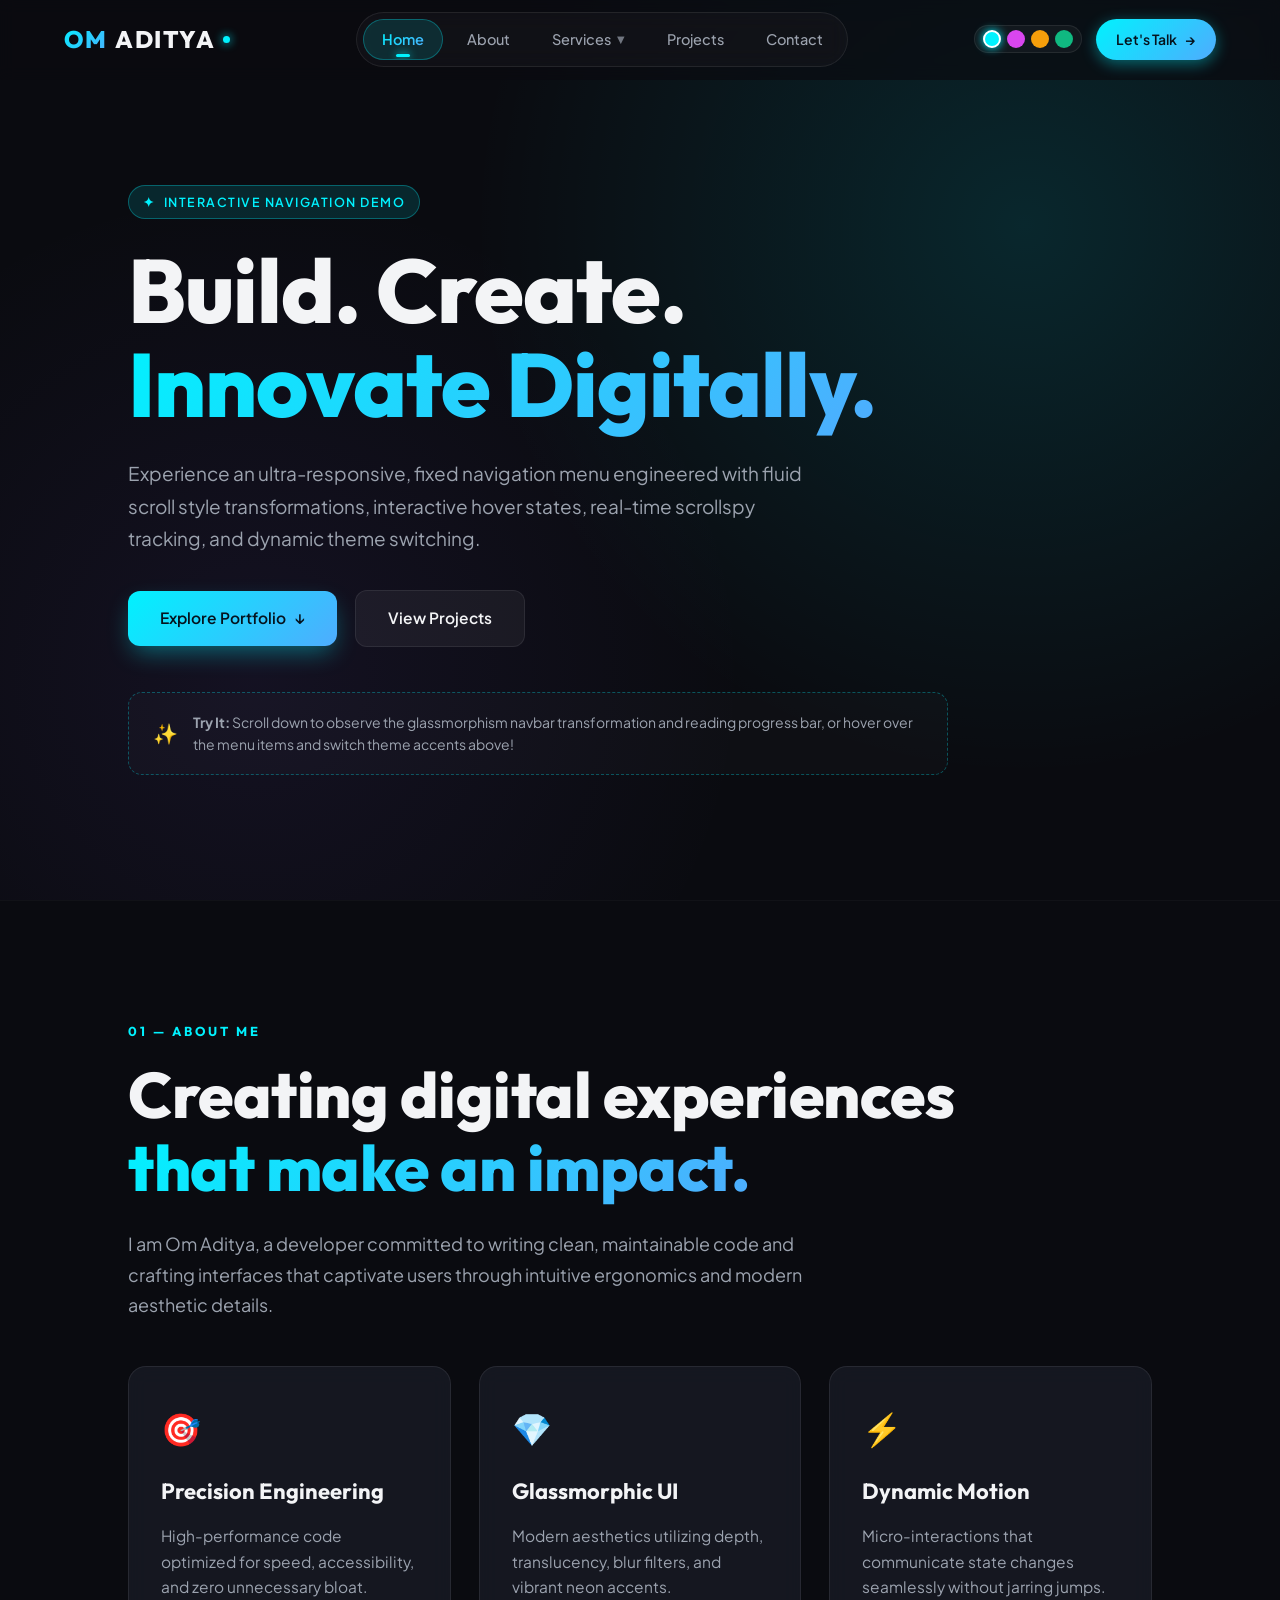
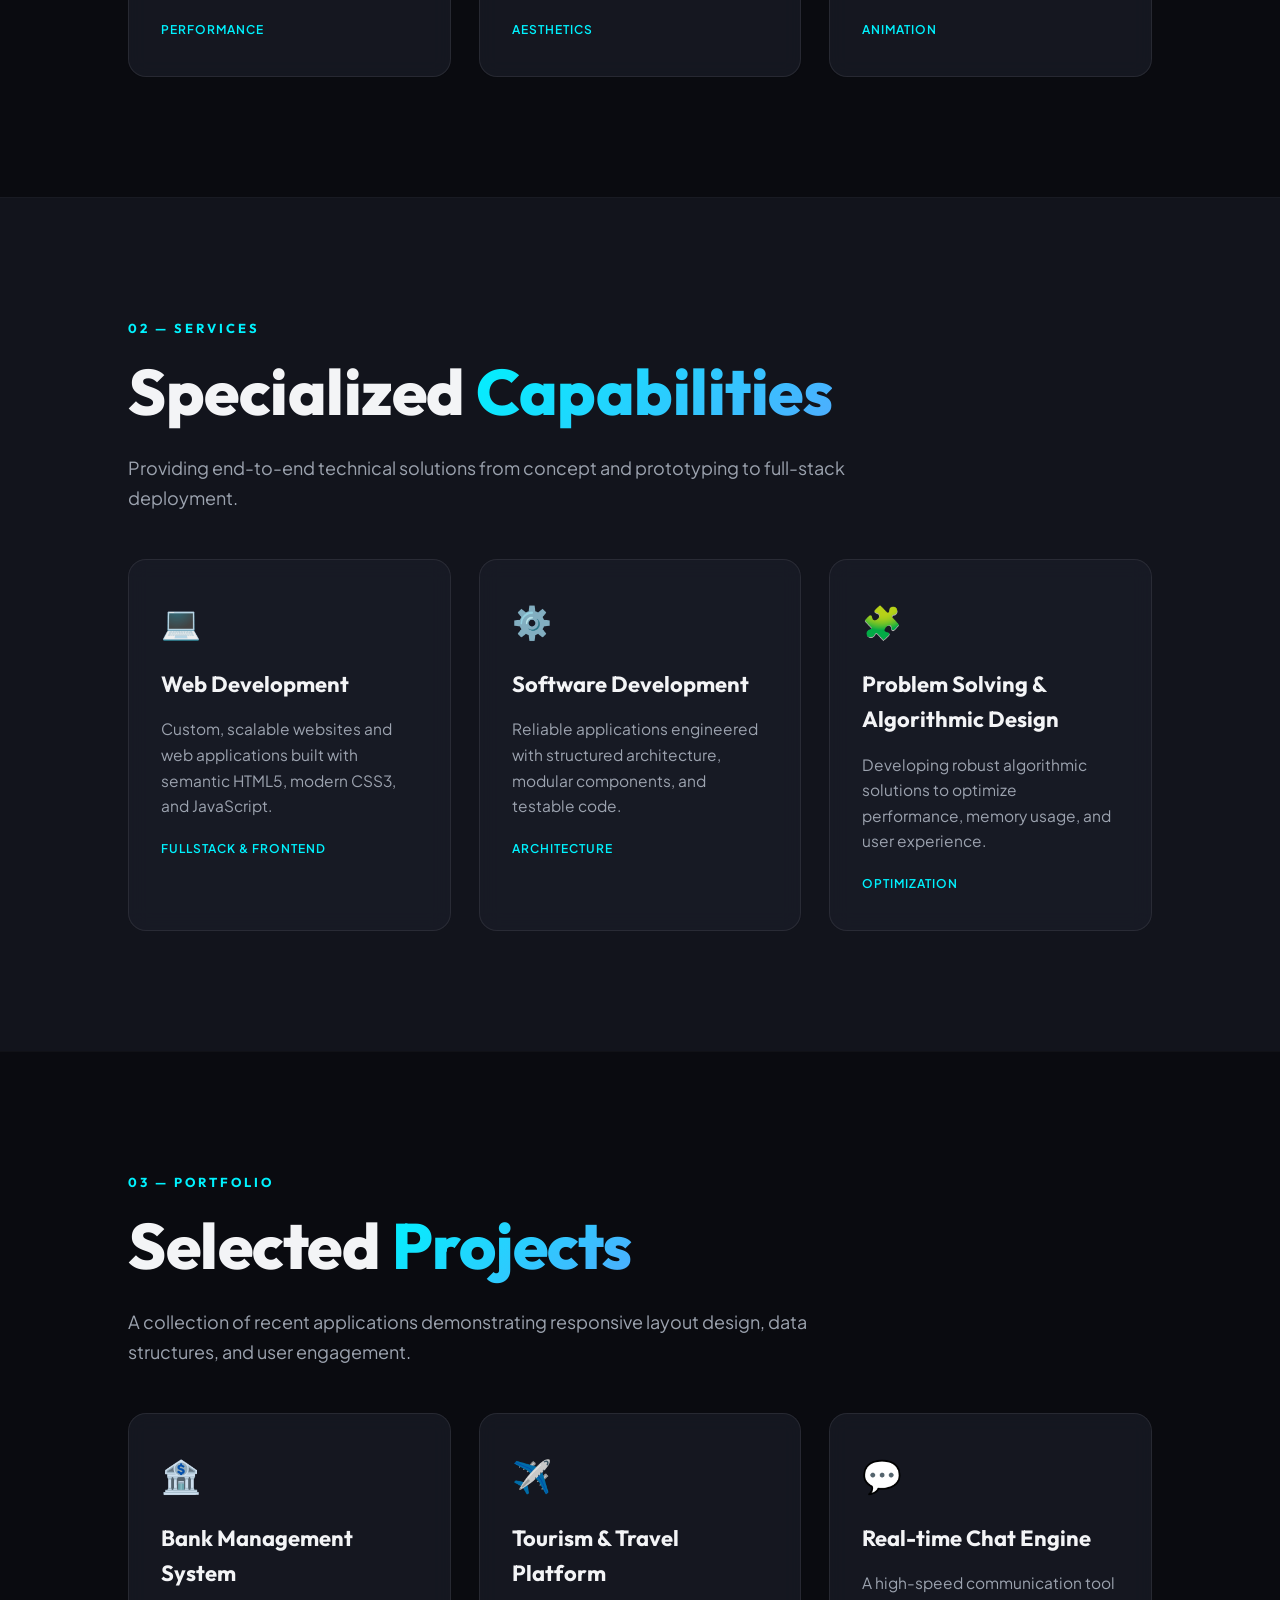
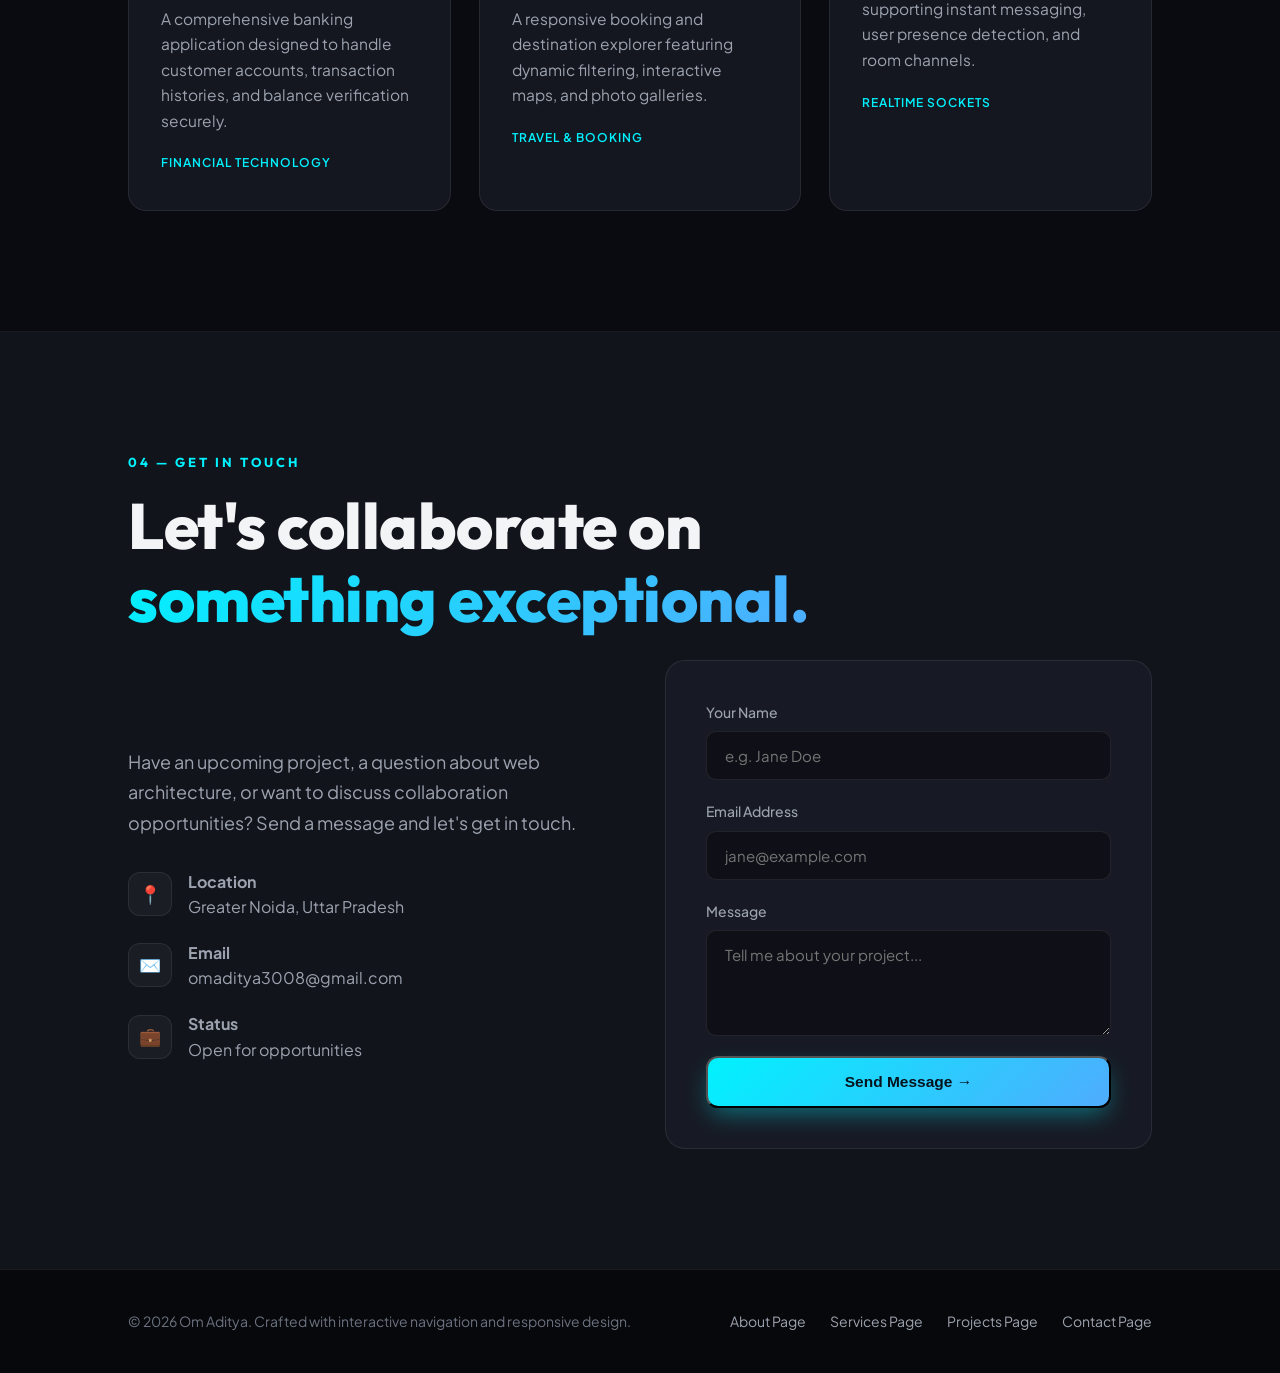
<file: index.html>
<!DOCTYPE html>
<html lang="en">
<head>
    <meta charset="UTF-8">
    <meta name="viewport" content="width=device-width, initial-scale=1.0">
    <meta name="description" content="Interactive fixed navigation menu demonstration with dynamic scroll styling, smooth hover effects, theme customizer, and full responsive design.">
    <title>Interactive Navigation & Portfolio | Om Aditya</title>

    <link rel="stylesheet" href="style.css">
</head>

<body>

    <!-- ==========================================
         FIXED INTERACTIVE NAVIGATION MENU
    =========================================== -->
    <header>
        <nav id="navbar" aria-label="Main Navigation">
            <!-- Scroll Progress Bar -->
            <div id="scrollProgress" class="scroll-progress-bar" role="progressbar" aria-label="Scroll Progress"></div>

            <!-- Brand Logo -->
            <a href="#home" class="logo" id="navLogo">
                <span class="logo-accent">OM</span>ADITYA
                <span class="logo-dot"></span>
            </a>

            <!-- Navigation Links -->
            <div class="nav-container">
                <ul class="nav-links" id="primaryNav">
                    <li class="nav-item">
                        <a href="#home" class="nav-link active" id="link-home">
                            <span class="nav-link-text">Home</span>
                        </a>
                    </li>
                    <li class="nav-item">
                        <a href="#about" class="nav-link" id="link-about">
                            <span class="nav-link-text">About</span>
                        </a>
                    </li>
                    <li class="nav-item has-dropdown">
                        <a href="#services" class="nav-link dropdown-toggle" id="link-services" aria-haspopup="true">
                            <span class="nav-link-text">Services</span>
                            <span class="dropdown-chevron">▼</span>
                        </a>
                        <!-- Interactive Dropdown Submenu -->
                        <div class="dropdown-menu" aria-label="Services Submenu">
                            <a href="#services" class="dropdown-item">
                                <div class="dropdown-icon">⚡</div>
                                <div class="dropdown-text">
                                    <span class="dropdown-title">Web Development</span>
                                    <span class="dropdown-desc">Modern & responsive apps</span>
                                </div>
                            </a>
                            <a href="#services" class="dropdown-item">
                                <div class="dropdown-icon">☁️</div>
                                <div class="dropdown-text">
                                    <span class="dropdown-title">Cloud Solutions</span>
                                    <span class="dropdown-desc">Scalable infrastructure</span>
                                </div>
                            </a>
                            <a href="#services" class="dropdown-item">
                                <div class="dropdown-icon">🎨</div>
                                <div class="dropdown-text">
                                    <span class="dropdown-title">UI / UX Design</span>
                                    <span class="dropdown-desc">Intuitive human experiences</span>
                                </div>
                            </a>
                            <a href="#services" class="dropdown-item">
                                <div class="dropdown-icon">📱</div>
                                <div class="dropdown-text">
                                    <span class="dropdown-title">Software Engineering</span>
                                    <span class="dropdown-desc">Robust code architectures</span>
                                </div>
                            </a>
                        </div>
                    </li>
                    <li class="nav-item">
                        <a href="#projects" class="nav-link" id="link-projects">
                            <span class="nav-link-text">Projects</span>
                        </a>
                    </li>
                    <li class="nav-item">
                        <a href="#contact" class="nav-link" id="link-contact">
                            <span class="nav-link-text">Contact</span>
                        </a>
                    </li>
                </ul>
            </div>

            <!-- Navbar Actions & Customization -->
            <div class="nav-actions">
                <!-- Color Theme Accent Switcher -->
                <div class="theme-picker" title="Switch Theme Accent" aria-label="Theme Color Switcher">
                    <button class="theme-btn active" data-theme-name="cyan" title="Cyber Cyan" aria-label="Cyan theme"></button>
                    <button class="theme-btn" data-theme-name="purple" title="Cyber Purple" aria-label="Purple theme"></button>
                    <button class="theme-btn" data-theme-name="amber" title="Sunset Amber" aria-label="Amber theme"></button>
                    <button class="theme-btn" data-theme-name="emerald" title="Emerald Wave" aria-label="Emerald theme"></button>
                </div>

                <a href="#contact" class="nav-cta-btn" id="navCta">
                    <span>Let's Talk</span> →
                </a>

                <!-- Mobile Hamburger Button -->
                <button class="menu-btn" id="menuBtn" aria-label="Toggle navigation menu" aria-expanded="false" aria-controls="primaryNav">
                    <div class="hamburger-lines">
                        <span></span>
                        <span></span>
                        <span></span>
                    </div>
                </button>
            </div>
        </nav>
    </header>

    <main>
        <!-- ==========================================
             HERO SECTION
        =========================================== -->
        <section id="home" class="hero">
            <div class="hero-content">
                <div class="badge-tag">
                    <span>✦</span> Interactive Navigation Demo
                </div>

                <h1>
                    Build. Create.
                    <br>
                    <span>Innovate Digitally.</span>
                </h1>

                <p>
                    Experience an ultra-responsive, fixed navigation menu engineered with fluid scroll style transformations, interactive hover states, real-time scrollspy tracking, and dynamic theme switching.
                </p>

                <div class="hero-actions">
                    <a href="#about" class="btn btn-primary">
                        <span>Explore Portfolio</span> ↓
                    </a>
                    <a href="#projects" class="btn btn-secondary">
                        View Projects
                    </a>
                </div>

                <div class="nav-feature-highlight">
                    <span class="icon">✨</span>
                    <div>
                        <strong>Try It:</strong> Scroll down to observe the glassmorphism navbar transformation and reading progress bar, or hover over the menu items and switch theme accents above!
                    </div>
                </div>
            </div>
        </section>

        <!-- ==========================================
             ABOUT SECTION
        =========================================== -->
        <section id="about" class="section">
            <div class="section-content">
                <p class="section-label">01 — ABOUT ME</p>
                <h2>
                    Creating digital experiences
                    <br>
                    <span>that make an impact.</span>
                </h2>
                <p class="section-desc">
                    I am Om Aditya, a developer committed to writing clean, maintainable code and crafting interfaces that captivate users through intuitive ergonomics and modern aesthetic details.
                </p>

                <div class="cards">
                    <div class="card">
                        <div class="card-icon">🎯</div>
                        <h3>Precision Engineering</h3>
                        <p>High-performance code optimized for speed, accessibility, and zero unnecessary bloat.</p>
                        <span class="card-tag">Performance</span>
                    </div>
                    <div class="card">
                        <div class="card-icon">💎</div>
                        <h3>Glassmorphic UI</h3>
                        <p>Modern aesthetics utilizing depth, translucency, blur filters, and vibrant neon accents.</p>
                        <span class="card-tag">Aesthetics</span>
                    </div>
                    <div class="card">
                        <div class="card-icon">⚡</div>
                        <h3>Dynamic Motion</h3>
                        <p>Micro-interactions that communicate state changes seamlessly without jarring jumps.</p>
                        <span class="card-tag">Animation</span>
                    </div>
                </div>
            </div>
        </section>

        <!-- ==========================================
             SERVICES SECTION
        =========================================== -->
        <section id="services" class="section dark-section">
            <div class="section-content">
                <p class="section-label">02 — SERVICES</p>
                <h2>
                    Specialized <span>Capabilities</span>
                </h2>
                <p class="section-desc">
                    Providing end-to-end technical solutions from concept and prototyping to full-stack deployment.
                </p>

                <div class="cards">
                    <div class="card">
                        <div class="card-icon">💻</div>
                        <h3>Web Development</h3>
                        <p>Custom, scalable websites and web applications built with semantic HTML5, modern CSS3, and JavaScript.</p>
                        <span class="card-tag">Fullstack & Frontend</span>
                    </div>

                    <div class="card">
                        <div class="card-icon">⚙️</div>
                        <h3>Software Development</h3>
                        <p>Reliable applications engineered with structured architecture, modular components, and testable code.</p>
                        <span class="card-tag">Architecture</span>
                    </div>

                    <div class="card">
                        <div class="card-icon">🧩</div>
                        <h3>Problem Solving & Algorithmic Design</h3>
                        <p>Developing robust algorithmic solutions to optimize performance, memory usage, and user experience.</p>
                        <span class="card-tag">Optimization</span>
                    </div>
                </div>
            </div>
        </section>

        <!-- ==========================================
             PROJECTS SECTION
        =========================================== -->
        <section id="projects" class="section">
            <div class="section-content">
                <p class="section-label">03 — PORTFOLIO</p>
                <h2>
                    Selected <span>Projects</span>
                </h2>
                <p class="section-desc">
                    A collection of recent applications demonstrating responsive layout design, data structures, and user engagement.
                </p>

                <div class="cards">
                    <div class="card">
                        <div class="card-icon">🏦</div>
                        <h3>Bank Management System</h3>
                        <p>A comprehensive banking application designed to handle customer accounts, transaction histories, and balance verification securely.</p>
                        <span class="card-tag">Financial Technology</span>
                    </div>

                    <div class="card">
                        <div class="card-icon">✈️</div>
                        <h3>Tourism & Travel Platform</h3>
                        <p>A responsive booking and destination explorer featuring dynamic filtering, interactive maps, and photo galleries.</p>
                        <span class="card-tag">Travel & Booking</span>
                    </div>

                    <div class="card">
                        <div class="card-icon">💬</div>
                        <h3>Real-time Chat Engine</h3>
                        <p>A high-speed communication tool supporting instant messaging, user presence detection, and room channels.</p>
                        <span class="card-tag">Realtime Sockets</span>
                    </div>
                </div>
            </div>
        </section>

        <!-- ==========================================
             CONTACT SECTION
        =========================================== -->
        <section id="contact" class="section dark-section">
            <div class="section-content">
                <p class="section-label">04 — GET IN TOUCH</p>
                <h2>
                    Let's collaborate on
                    <br>
                    <span>something exceptional.</span>
                </h2>
                
                <div class="contact-container">
                    <div>
                        <p class="section-desc" style="margin-bottom: 24px;">
                            Have an upcoming project, a question about web architecture, or want to discuss collaboration opportunities? Send a message and let's get in touch.
                        </p>

                        <ul class="contact-info-list">
                            <li class="contact-info-item">
                                <div class="contact-info-icon">📍</div>
                                <div>
                                    <strong>Location</strong>
                                    <div>Greater Noida, Uttar Pradesh</div>
                                </div>
                            </li>
                            <li class="contact-info-item">
                                <div class="contact-info-icon">✉️</div>
                                <div>
                                    <strong>Email</strong>
                                    <div><a href="mailto:omaditya3008@gmail.com" style="color: inherit; text-decoration: none;">omaditya3008@gmail.com</a></div>
                                </div>
                            </li>
                            <li class="contact-info-item">
                                <div class="contact-info-icon">💼</div>
                                <div>
                                    <strong>Status</strong>
                                    <div>Open for opportunities</div>
                                </div>
                            </li>
                        </ul>
                    </div>

                    <form class="contact-form" onsubmit="event.preventDefault(); alert('Thank you! Your message has been sent.');">
                        <div class="form-group">
                            <label for="contactName">Your Name</label>
                            <input type="text" id="contactName" placeholder="e.g. Jane Doe" required>
                        </div>

                        <div class="form-group">
                            <label for="contactEmail">Email Address</label>
                            <input type="email" id="contactEmail" placeholder="jane@example.com" required>
                        </div>

                        <div class="form-group">
                            <label for="contactMessage">Message</label>
                            <textarea id="contactMessage" rows="4" placeholder="Tell me about your project..." required></textarea>
                        </div>

                        <button type="submit" class="btn btn-primary" style="justify-content: center; width: 100%;">
                            Send Message →
                        </button>
                    </form>
                </div>
            </div>
        </section>
    </main>

    <!-- ==========================================
         FOOTER
    =========================================== -->
    <footer>
        <p>© 2026 Om Aditya. Crafted with interactive navigation and responsive design.</p>
        <ul class="footer-nav">
            <li><a href="about.html">About Page</a></li>
            <li><a href="services.html">Services Page</a></li>
            <li><a href="projects.html">Projects Page</a></li>
            <li><a href="contact.html">Contact Page</a></li>
        </ul>
    </footer>

    <script src="script.js"></script>
</body>
</html>
</file>
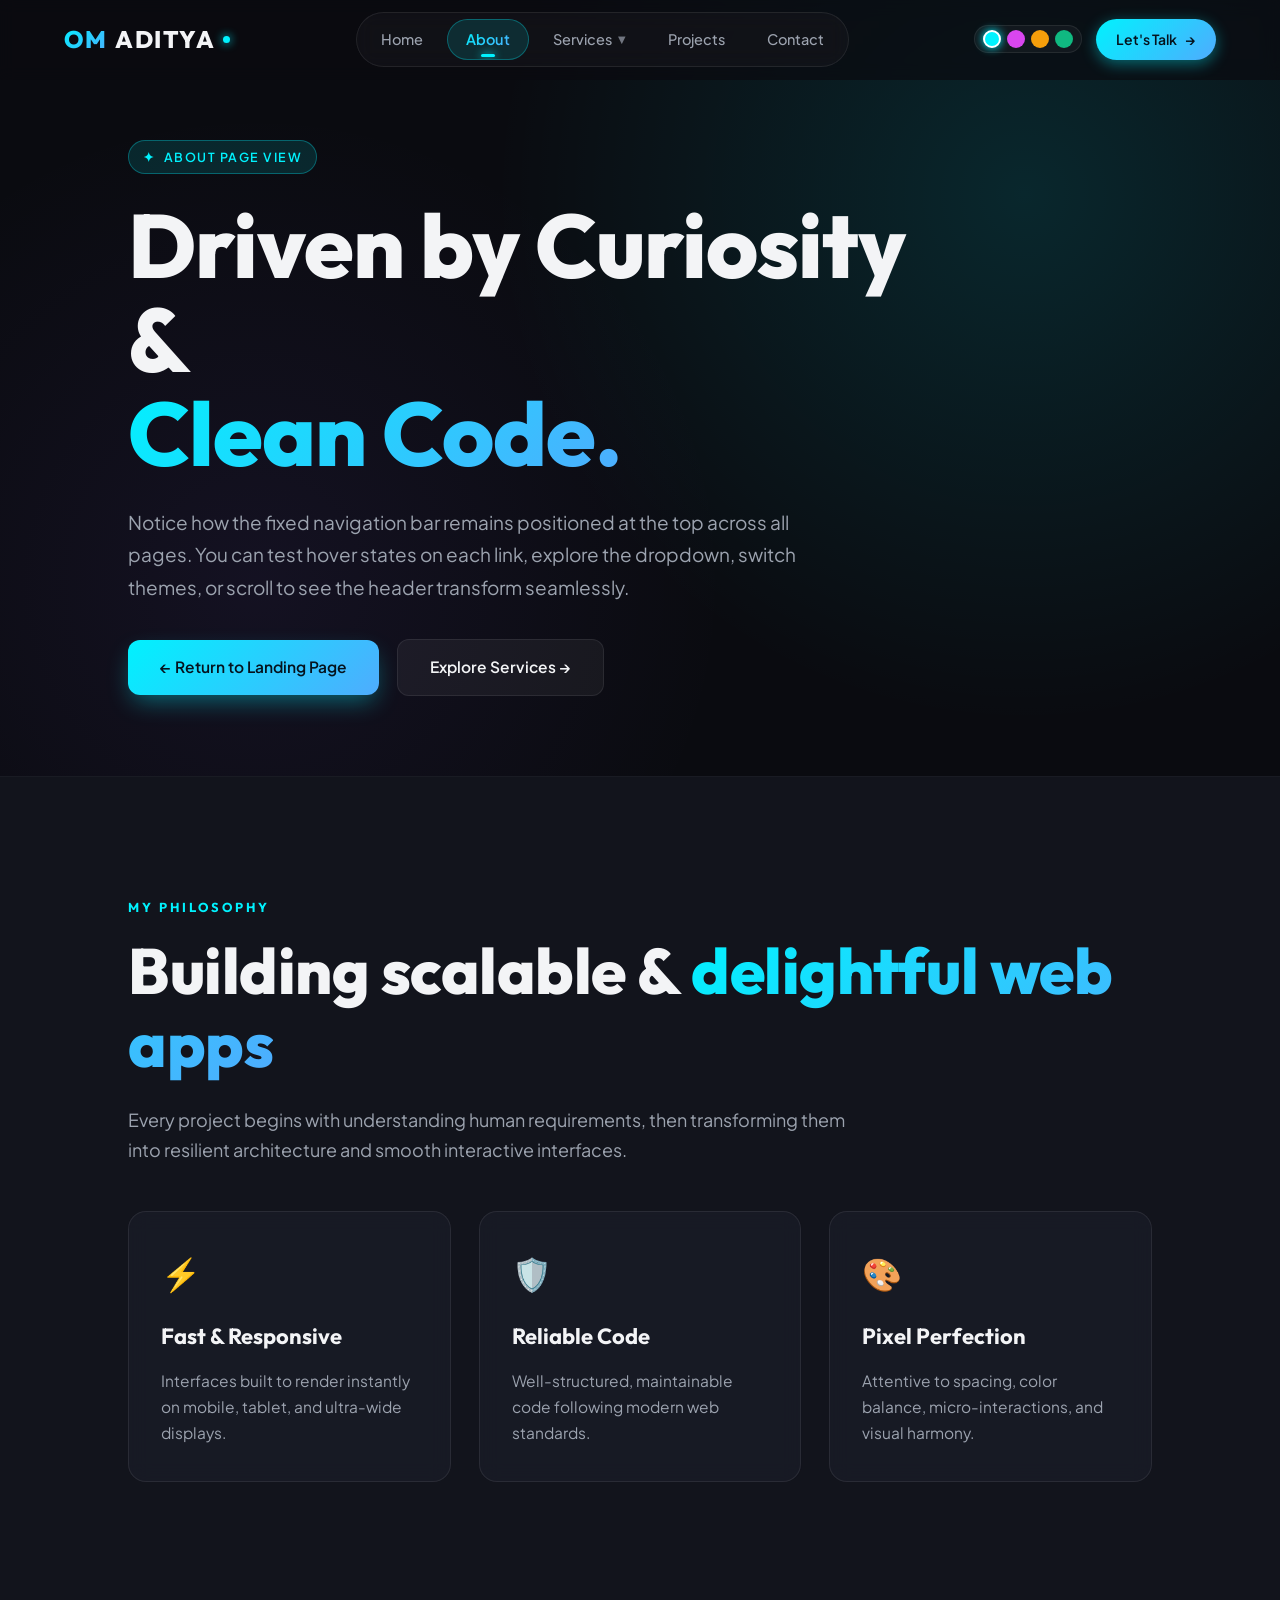
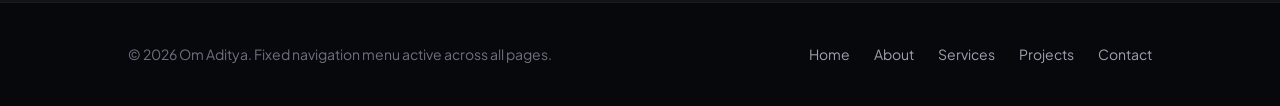
<file: about.html>
<!DOCTYPE html>
<html lang="en">
<head>
    <meta charset="UTF-8">
    <meta name="viewport" content="width=device-width, initial-scale=1.0">
    <meta name="description" content="About Om Aditya - Software Engineer and Web Developer.">
    <title>About | Om Aditya Portfolio</title>
    <link rel="stylesheet" href="style.css">
</head>

<body>
    <!-- FIXED INTERACTIVE NAVIGATION MENU -->
    <header>
        <nav id="navbar" aria-label="Main Navigation">
            <div id="scrollProgress" class="scroll-progress-bar" role="progressbar" aria-label="Scroll Progress"></div>

            <a href="index.html#home" class="logo" id="navLogo">
                <span class="logo-accent">OM</span>ADITYA
                <span class="logo-dot"></span>
            </a>

            <div class="nav-container">
                <ul class="nav-links" id="primaryNav">
                    <li class="nav-item">
                        <a href="index.html#home" class="nav-link" id="link-home">
                            <span class="nav-link-text">Home</span>
                        </a>
                    </li>
                    <li class="nav-item">
                        <a href="about.html" class="nav-link active" id="link-about">
                            <span class="nav-link-text">About</span>
                        </a>
                    </li>
                    <li class="nav-item has-dropdown">
                        <a href="services.html" class="nav-link dropdown-toggle" id="link-services" aria-haspopup="true">
                            <span class="nav-link-text">Services</span>
                            <span class="dropdown-chevron">▼</span>
                        </a>
                        <div class="dropdown-menu" aria-label="Services Submenu">
                            <a href="services.html" class="dropdown-item">
                                <div class="dropdown-icon">⚡</div>
                                <div class="dropdown-text">
                                    <span class="dropdown-title">Web Development</span>
                                    <span class="dropdown-desc">Modern & responsive apps</span>
                                </div>
                            </a>
                            <a href="services.html" class="dropdown-item">
                                <div class="dropdown-icon">☁️</div>
                                <div class="dropdown-text">
                                    <span class="dropdown-title">Cloud Solutions</span>
                                    <span class="dropdown-desc">Scalable infrastructure</span>
                                </div>
                            </a>
                            <a href="services.html" class="dropdown-item">
                                <div class="dropdown-icon">🎨</div>
                                <div class="dropdown-text">
                                    <span class="dropdown-title">UI / UX Design</span>
                                    <span class="dropdown-desc">Intuitive human experiences</span>
                                </div>
                            </a>
                            <a href="services.html" class="dropdown-item">
                                <div class="dropdown-icon">📱</div>
                                <div class="dropdown-text">
                                    <span class="dropdown-title">Software Engineering</span>
                                    <span class="dropdown-desc">Robust code architectures</span>
                                </div>
                            </a>
                        </div>
                    </li>
                    <li class="nav-item">
                        <a href="projects.html" class="nav-link" id="link-projects">
                            <span class="nav-link-text">Projects</span>
                        </a>
                    </li>
                    <li class="nav-item">
                        <a href="contact.html" class="nav-link" id="link-contact">
                            <span class="nav-link-text">Contact</span>
                        </a>
                    </li>
                </ul>
            </div>

            <div class="nav-actions">
                <div class="theme-picker" title="Switch Theme Accent" aria-label="Theme Color Switcher">
                    <button class="theme-btn active" data-theme-name="cyan" title="Cyber Cyan" aria-label="Cyan theme"></button>
                    <button class="theme-btn" data-theme-name="purple" title="Cyber Purple" aria-label="Purple theme"></button>
                    <button class="theme-btn" data-theme-name="amber" title="Sunset Amber" aria-label="Amber theme"></button>
                    <button class="theme-btn" data-theme-name="emerald" title="Emerald Wave" aria-label="Emerald theme"></button>
                </div>

                <a href="contact.html" class="nav-cta-btn" id="navCta">
                    <span>Let's Talk</span> →
                </a>

                <button class="menu-btn" id="menuBtn" aria-label="Toggle navigation menu" aria-expanded="false" aria-controls="primaryNav">
                    <div class="hamburger-lines">
                        <span></span>
                        <span></span>
                        <span></span>
                    </div>
                </button>
            </div>
        </nav>
    </header>

    <main>
        <section class="hero" style="min-height: 70vh;">
            <div class="hero-content">
                <div class="badge-tag">
                    <span>✦</span> About Page View
                </div>
                <h1>
                    Driven by Curiosity &
                    <br>
                    <span>Clean Code.</span>
                </h1>
                <p>
                    Notice how the fixed navigation bar remains positioned at the top across all pages. You can test hover states on each link, explore the dropdown, switch themes, or scroll to see the header transform seamlessly.
                </p>
                <div class="hero-actions">
                    <a href="index.html" class="btn btn-primary">← Return to Landing Page</a>
                    <a href="services.html" class="btn btn-secondary">Explore Services →</a>
                </div>
            </div>
        </section>

        <section class="section dark-section">
            <div class="section-content">
                <p class="section-label">MY PHILOSOPHY</p>
                <h2>Building scalable & <span>delightful web apps</span></h2>
                <p class="section-desc">
                    Every project begins with understanding human requirements, then transforming them into resilient architecture and smooth interactive interfaces.
                </p>
                <div class="cards">
                    <div class="card">
                        <div class="card-icon">⚡</div>
                        <h3>Fast & Responsive</h3>
                        <p>Interfaces built to render instantly on mobile, tablet, and ultra-wide displays.</p>
                    </div>
                    <div class="card">
                        <div class="card-icon">🛡️</div>
                        <h3>Reliable Code</h3>
                        <p>Well-structured, maintainable code following modern web standards.</p>
                    </div>
                    <div class="card">
                        <div class="card-icon">🎨</div>
                        <h3>Pixel Perfection</h3>
                        <p>Attentive to spacing, color balance, micro-interactions, and visual harmony.</p>
                    </div>
                </div>
            </div>
        </section>
    </main>

    <footer>
        <p>© 2026 Om Aditya. Fixed navigation menu active across all pages.</p>
        <ul class="footer-nav">
            <li><a href="index.html">Home</a></li>
            <li><a href="about.html">About</a></li>
            <li><a href="services.html">Services</a></li>
            <li><a href="projects.html">Projects</a></li>
            <li><a href="contact.html">Contact</a></li>
        </ul>
    </footer>

    <script src="script.js"></script>
</body>
</html>
</file>
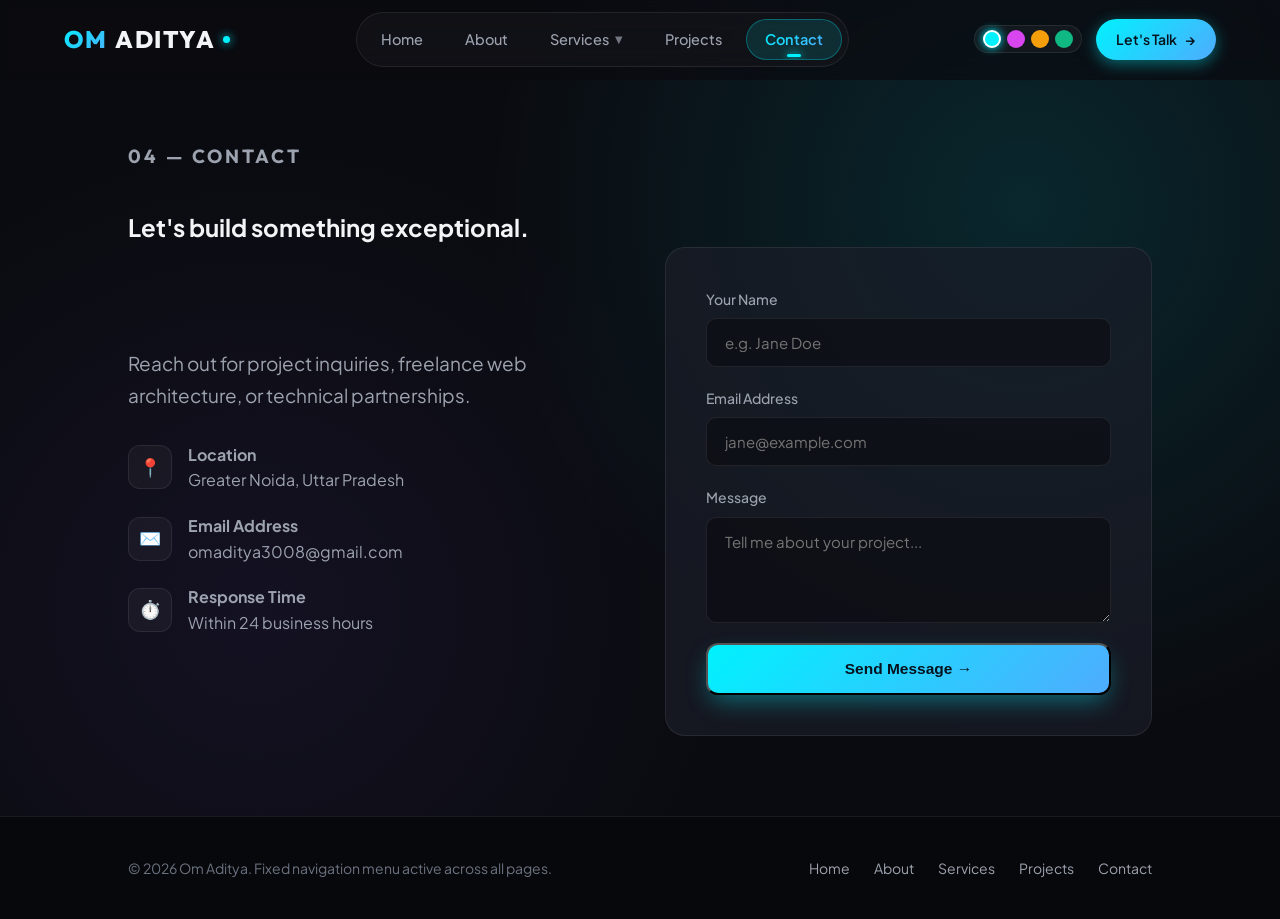
<file: contact.html>
<!DOCTYPE html>
<html lang="en">
<head>
    <meta charset="UTF-8">
    <meta name="viewport" content="width=device-width, initial-scale=1.0">
    <meta name="description" content="Contact Om Aditya for freelance, contract, or full-time opportunities.">
    <title>Contact | Om Aditya Portfolio</title>
    <link rel="stylesheet" href="style.css">
</head>

<body>
    <!-- FIXED INTERACTIVE NAVIGATION MENU -->
    <header>
        <nav id="navbar" aria-label="Main Navigation">
            <div id="scrollProgress" class="scroll-progress-bar" role="progressbar" aria-label="Scroll Progress"></div>

            <a href="index.html#home" class="logo" id="navLogo">
                <span class="logo-accent">OM</span>ADITYA
                <span class="logo-dot"></span>
            </a>

            <div class="nav-container">
                <ul class="nav-links" id="primaryNav">
                    <li class="nav-item">
                        <a href="index.html#home" class="nav-link" id="link-home">
                            <span class="nav-link-text">Home</span>
                        </a>
                    </li>
                    <li class="nav-item">
                        <a href="about.html" class="nav-link" id="link-about">
                            <span class="nav-link-text">About</span>
                        </a>
                    </li>
                    <li class="nav-item has-dropdown">
                        <a href="services.html" class="nav-link dropdown-toggle" id="link-services" aria-haspopup="true">
                            <span class="nav-link-text">Services</span>
                            <span class="dropdown-chevron">▼</span>
                        </a>
                        <div class="dropdown-menu" aria-label="Services Submenu">
                            <a href="services.html" class="dropdown-item">
                                <div class="dropdown-icon">⚡</div>
                                <div class="dropdown-text">
                                    <span class="dropdown-title">Web Development</span>
                                    <span class="dropdown-desc">Modern & responsive apps</span>
                                </div>
                            </a>
                            <a href="services.html" class="dropdown-item">
                                <div class="dropdown-icon">☁️</div>
                                <div class="dropdown-text">
                                    <span class="dropdown-title">Cloud Solutions</span>
                                    <span class="dropdown-desc">Scalable infrastructure</span>
                                </div>
                            </a>
                            <a href="services.html" class="dropdown-item">
                                <div class="dropdown-icon">🎨</div>
                                <div class="dropdown-text">
                                    <span class="dropdown-title">UI / UX Design</span>
                                    <span class="dropdown-desc">Intuitive human experiences</span>
                                </div>
                            </a>
                            <a href="services.html" class="dropdown-item">
                                <div class="dropdown-icon">📱</div>
                                <div class="dropdown-text">
                                    <span class="dropdown-title">Software Engineering</span>
                                    <span class="dropdown-desc">Robust code architectures</span>
                                </div>
                            </a>
                        </div>
                    </li>
                    <li class="nav-item">
                        <a href="projects.html" class="nav-link" id="link-projects">
                            <span class="nav-link-text">Projects</span>
                        </a>
                    </li>
                    <li class="nav-item">
                        <a href="contact.html" class="nav-link active" id="link-contact">
                            <span class="nav-link-text">Contact</span>
                        </a>
                    </li>
                </ul>
            </div>

            <div class="nav-actions">
                <div class="theme-picker" title="Switch Theme Accent" aria-label="Theme Color Switcher">
                    <button class="theme-btn active" data-theme-name="cyan" title="Cyber Cyan" aria-label="Cyan theme"></button>
                    <button class="theme-btn" data-theme-name="purple" title="Cyber Purple" aria-label="Purple theme"></button>
                    <button class="theme-btn" data-theme-name="amber" title="Sunset Amber" aria-label="Amber theme"></button>
                    <button class="theme-btn" data-theme-name="emerald" title="Emerald Wave" aria-label="Emerald theme"></button>
                </div>

                <a href="contact.html" class="nav-cta-btn" id="navCta">
                    <span>Let's Talk</span> →
                </a>

                <button class="menu-btn" id="menuBtn" aria-label="Toggle navigation menu" aria-expanded="false" aria-controls="primaryNav">
                    <div class="hamburger-lines">
                        <span></span>
                        <span></span>
                        <span></span>
                    </div>
                </button>
            </div>
        </nav>
    </header>

    <main>
        <section class="hero" style="min-height: 85vh;">
            <div class="section-content">
                <p class="section-label">04 — CONTACT</p>
                <h2>Let's build something <span>exceptional.</span></h2>
                
                <div class="contact-container">
                    <div>
                        <p class="section-desc" style="margin-bottom: 24px;">
                            Reach out for project inquiries, freelance web architecture, or technical partnerships.
                        </p>

                        <ul class="contact-info-list">
                            <li class="contact-info-item">
                                <div class="contact-info-icon">📍</div>
                                <div>
                                    <strong>Location</strong>
                                    <div>Greater Noida, Uttar Pradesh</div>
                                </div>
                            </li>
                            <li class="contact-info-item">
                                <div class="contact-info-icon">✉️</div>
                                <div>
                                    <strong>Email Address</strong>
                                    <div><a href="mailto:omaditya3008@gmail.com" style="color: inherit; text-decoration: none;">omaditya3008@gmail.com</a></div>
                                </div>
                            </li>
                            <li class="contact-info-item">
                                <div class="contact-info-icon">⏱️</div>
                                <div>
                                    <strong>Response Time</strong>
                                    <div>Within 24 business hours</div>
                                </div>
                            </li>
                        </ul>
                    </div>

                    <form class="contact-form" onsubmit="event.preventDefault(); alert('Message successfully sent!');">
                        <div class="form-group">
                            <label for="contactName">Your Name</label>
                            <input type="text" id="contactName" placeholder="e.g. Jane Doe" required>
                        </div>

                        <div class="form-group">
                            <label for="contactEmail">Email Address</label>
                            <input type="email" id="contactEmail" placeholder="jane@example.com" required>
                        </div>

                        <div class="form-group">
                            <label for="contactMessage">Message</label>
                            <textarea id="contactMessage" rows="4" placeholder="Tell me about your project..." required></textarea>
                        </div>

                        <button type="submit" class="btn btn-primary" style="justify-content: center; width: 100%;">
                            Send Message →
                        </button>
                    </form>
                </div>
            </div>
        </section>
    </main>

    <footer>
        <p>© 2026 Om Aditya. Fixed navigation menu active across all pages.</p>
        <ul class="footer-nav">
            <li><a href="index.html">Home</a></li>
            <li><a href="about.html">About</a></li>
            <li><a href="services.html">Services</a></li>
            <li><a href="projects.html">Projects</a></li>
            <li><a href="contact.html">Contact</a></li>
        </ul>
    </footer>

    <script src="script.js"></script>
</body>
</html>
</file>
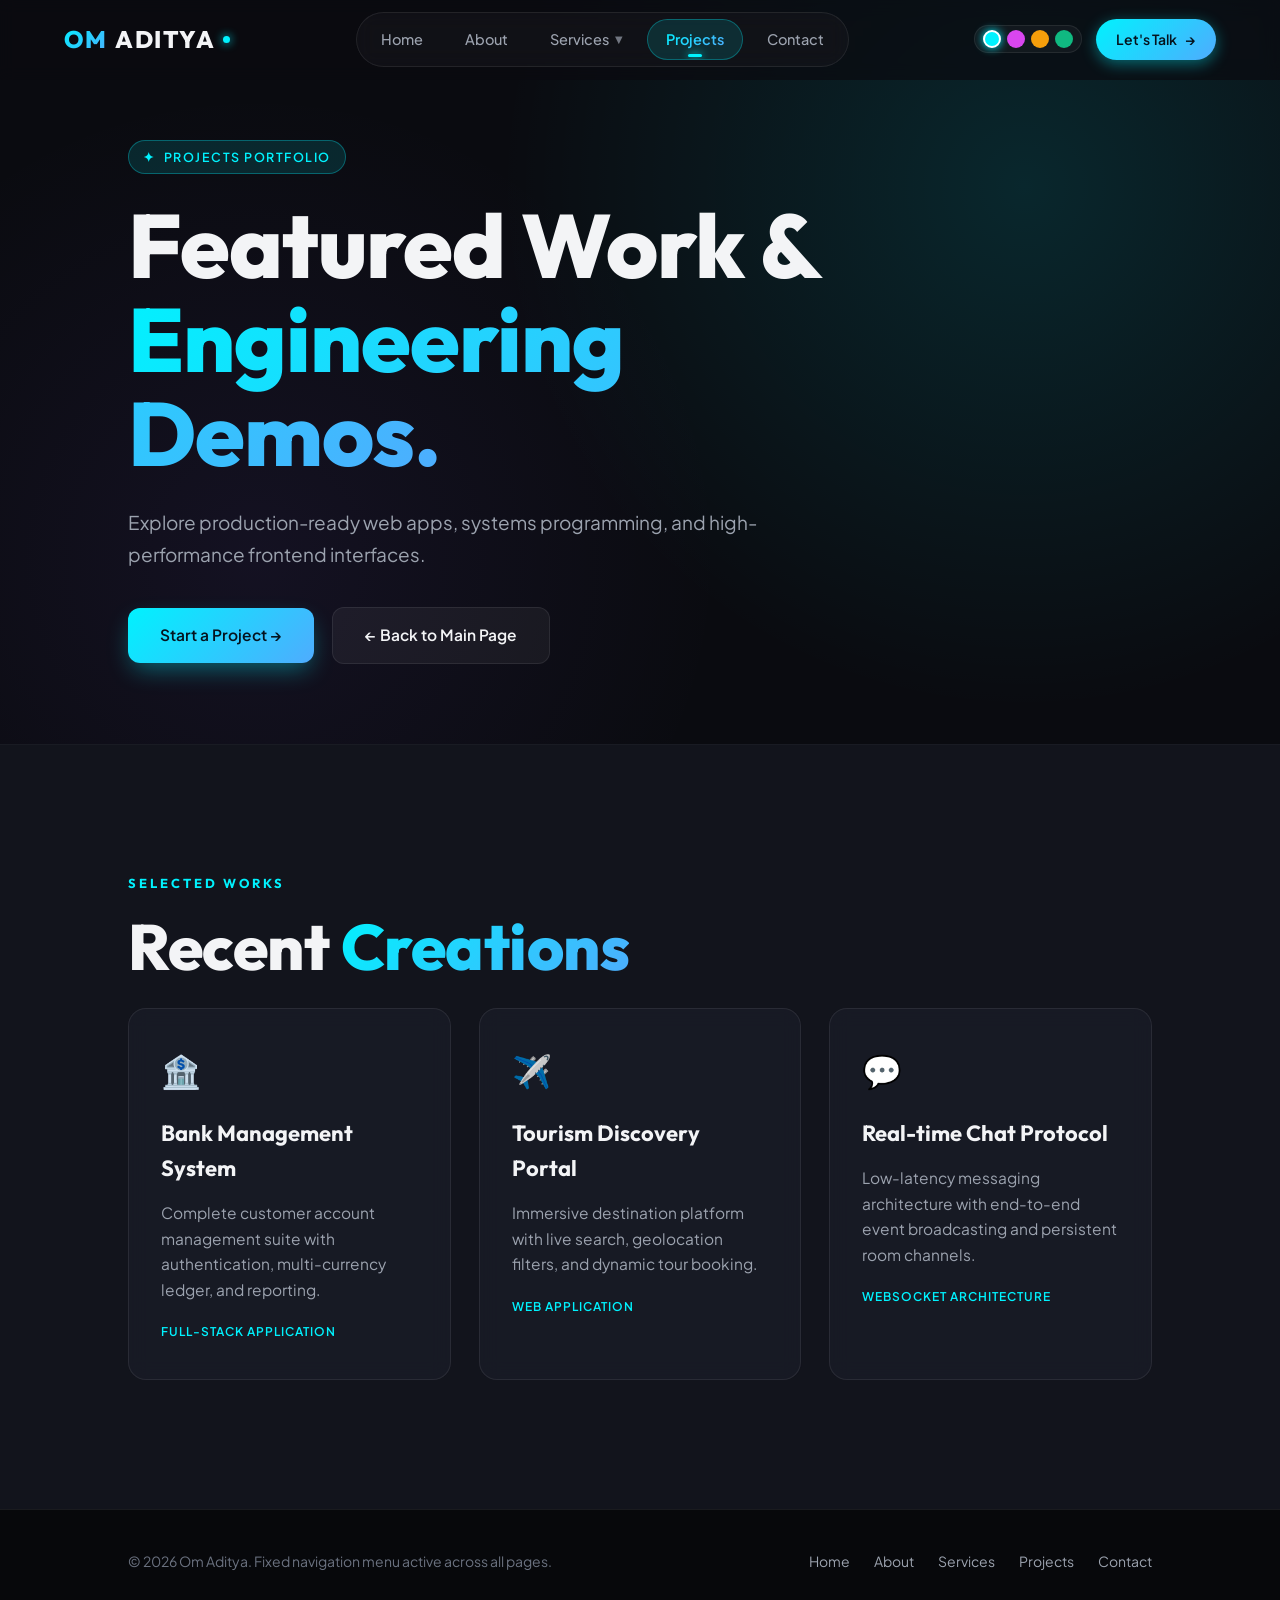
<file: projects.html>
<!DOCTYPE html>
<html lang="en">
<head>
    <meta charset="UTF-8">
    <meta name="viewport" content="width=device-width, initial-scale=1.0">
    <meta name="description" content="Projects portfolio by Om Aditya showcasing web applications and software.">
    <title>Projects | Om Aditya Portfolio</title>
    <link rel="stylesheet" href="style.css">
</head>

<body>
    <!-- FIXED INTERACTIVE NAVIGATION MENU -->
    <header>
        <nav id="navbar" aria-label="Main Navigation">
            <div id="scrollProgress" class="scroll-progress-bar" role="progressbar" aria-label="Scroll Progress"></div>

            <a href="index.html#home" class="logo" id="navLogo">
                <span class="logo-accent">OM</span>ADITYA
                <span class="logo-dot"></span>
            </a>

            <div class="nav-container">
                <ul class="nav-links" id="primaryNav">
                    <li class="nav-item">
                        <a href="index.html#home" class="nav-link" id="link-home">
                            <span class="nav-link-text">Home</span>
                        </a>
                    </li>
                    <li class="nav-item">
                        <a href="about.html" class="nav-link" id="link-about">
                            <span class="nav-link-text">About</span>
                        </a>
                    </li>
                    <li class="nav-item has-dropdown">
                        <a href="services.html" class="nav-link dropdown-toggle" id="link-services" aria-haspopup="true">
                            <span class="nav-link-text">Services</span>
                            <span class="dropdown-chevron">▼</span>
                        </a>
                        <div class="dropdown-menu" aria-label="Services Submenu">
                            <a href="services.html" class="dropdown-item">
                                <div class="dropdown-icon">⚡</div>
                                <div class="dropdown-text">
                                    <span class="dropdown-title">Web Development</span>
                                    <span class="dropdown-desc">Modern & responsive apps</span>
                                </div>
                            </a>
                            <a href="services.html" class="dropdown-item">
                                <div class="dropdown-icon">☁️</div>
                                <div class="dropdown-text">
                                    <span class="dropdown-title">Cloud Solutions</span>
                                    <span class="dropdown-desc">Scalable infrastructure</span>
                                </div>
                            </a>
                            <a href="services.html" class="dropdown-item">
                                <div class="dropdown-icon">🎨</div>
                                <div class="dropdown-text">
                                    <span class="dropdown-title">UI / UX Design</span>
                                    <span class="dropdown-desc">Intuitive human experiences</span>
                                </div>
                            </a>
                            <a href="services.html" class="dropdown-item">
                                <div class="dropdown-icon">📱</div>
                                <div class="dropdown-text">
                                    <span class="dropdown-title">Software Engineering</span>
                                    <span class="dropdown-desc">Robust code architectures</span>
                                </div>
                            </a>
                        </div>
                    </li>
                    <li class="nav-item">
                        <a href="projects.html" class="nav-link active" id="link-projects">
                            <span class="nav-link-text">Projects</span>
                        </a>
                    </li>
                    <li class="nav-item">
                        <a href="contact.html" class="nav-link" id="link-contact">
                            <span class="nav-link-text">Contact</span>
                        </a>
                    </li>
                </ul>
            </div>

            <div class="nav-actions">
                <div class="theme-picker" title="Switch Theme Accent" aria-label="Theme Color Switcher">
                    <button class="theme-btn active" data-theme-name="cyan" title="Cyber Cyan" aria-label="Cyan theme"></button>
                    <button class="theme-btn" data-theme-name="purple" title="Cyber Purple" aria-label="Purple theme"></button>
                    <button class="theme-btn" data-theme-name="amber" title="Sunset Amber" aria-label="Amber theme"></button>
                    <button class="theme-btn" data-theme-name="emerald" title="Emerald Wave" aria-label="Emerald theme"></button>
                </div>

                <a href="contact.html" class="nav-cta-btn" id="navCta">
                    <span>Let's Talk</span> →
                </a>

                <button class="menu-btn" id="menuBtn" aria-label="Toggle navigation menu" aria-expanded="false" aria-controls="primaryNav">
                    <div class="hamburger-lines">
                        <span></span>
                        <span></span>
                        <span></span>
                    </div>
                </button>
            </div>
        </nav>
    </header>

    <main>
        <section class="hero" style="min-height: 70vh;">
            <div class="hero-content">
                <div class="badge-tag">
                    <span>✦</span> Projects Portfolio
                </div>
                <h1>
                    Featured Work &
                    <br>
                    <span>Engineering Demos.</span>
                </h1>
                <p>
                    Explore production-ready web apps, systems programming, and high-performance frontend interfaces.
                </p>
                <div class="hero-actions">
                    <a href="contact.html" class="btn btn-primary">Start a Project →</a>
                    <a href="index.html" class="btn btn-secondary">← Back to Main Page</a>
                </div>
            </div>
        </section>

        <section class="section dark-section">
            <div class="section-content">
                <p class="section-label">SELECTED WORKS</p>
                <h2>Recent <span>Creations</span></h2>
                <div class="cards">
                    <div class="card">
                        <div class="card-icon">🏦</div>
                        <h3>Bank Management System</h3>
                        <p>Complete customer account management suite with authentication, multi-currency ledger, and reporting.</p>
                        <span class="card-tag">Full-Stack Application</span>
                    </div>
                    <div class="card">
                        <div class="card-icon">✈️</div>
                        <h3>Tourism Discovery Portal</h3>
                        <p>Immersive destination platform with live search, geolocation filters, and dynamic tour booking.</p>
                        <span class="card-tag">Web Application</span>
                    </div>
                    <div class="card">
                        <div class="card-icon">💬</div>
                        <h3>Real-time Chat Protocol</h3>
                        <p>Low-latency messaging architecture with end-to-end event broadcasting and persistent room channels.</p>
                        <span class="card-tag">WebSocket Architecture</span>
                    </div>
                </div>
            </div>
        </section>
    </main>

    <footer>
        <p>© 2026 Om Aditya. Fixed navigation menu active across all pages.</p>
        <ul class="footer-nav">
            <li><a href="index.html">Home</a></li>
            <li><a href="about.html">About</a></li>
            <li><a href="services.html">Services</a></li>
            <li><a href="projects.html">Projects</a></li>
            <li><a href="contact.html">Contact</a></li>
        </ul>
    </footer>

    <script src="script.js"></script>
</body>
</html>
</file>
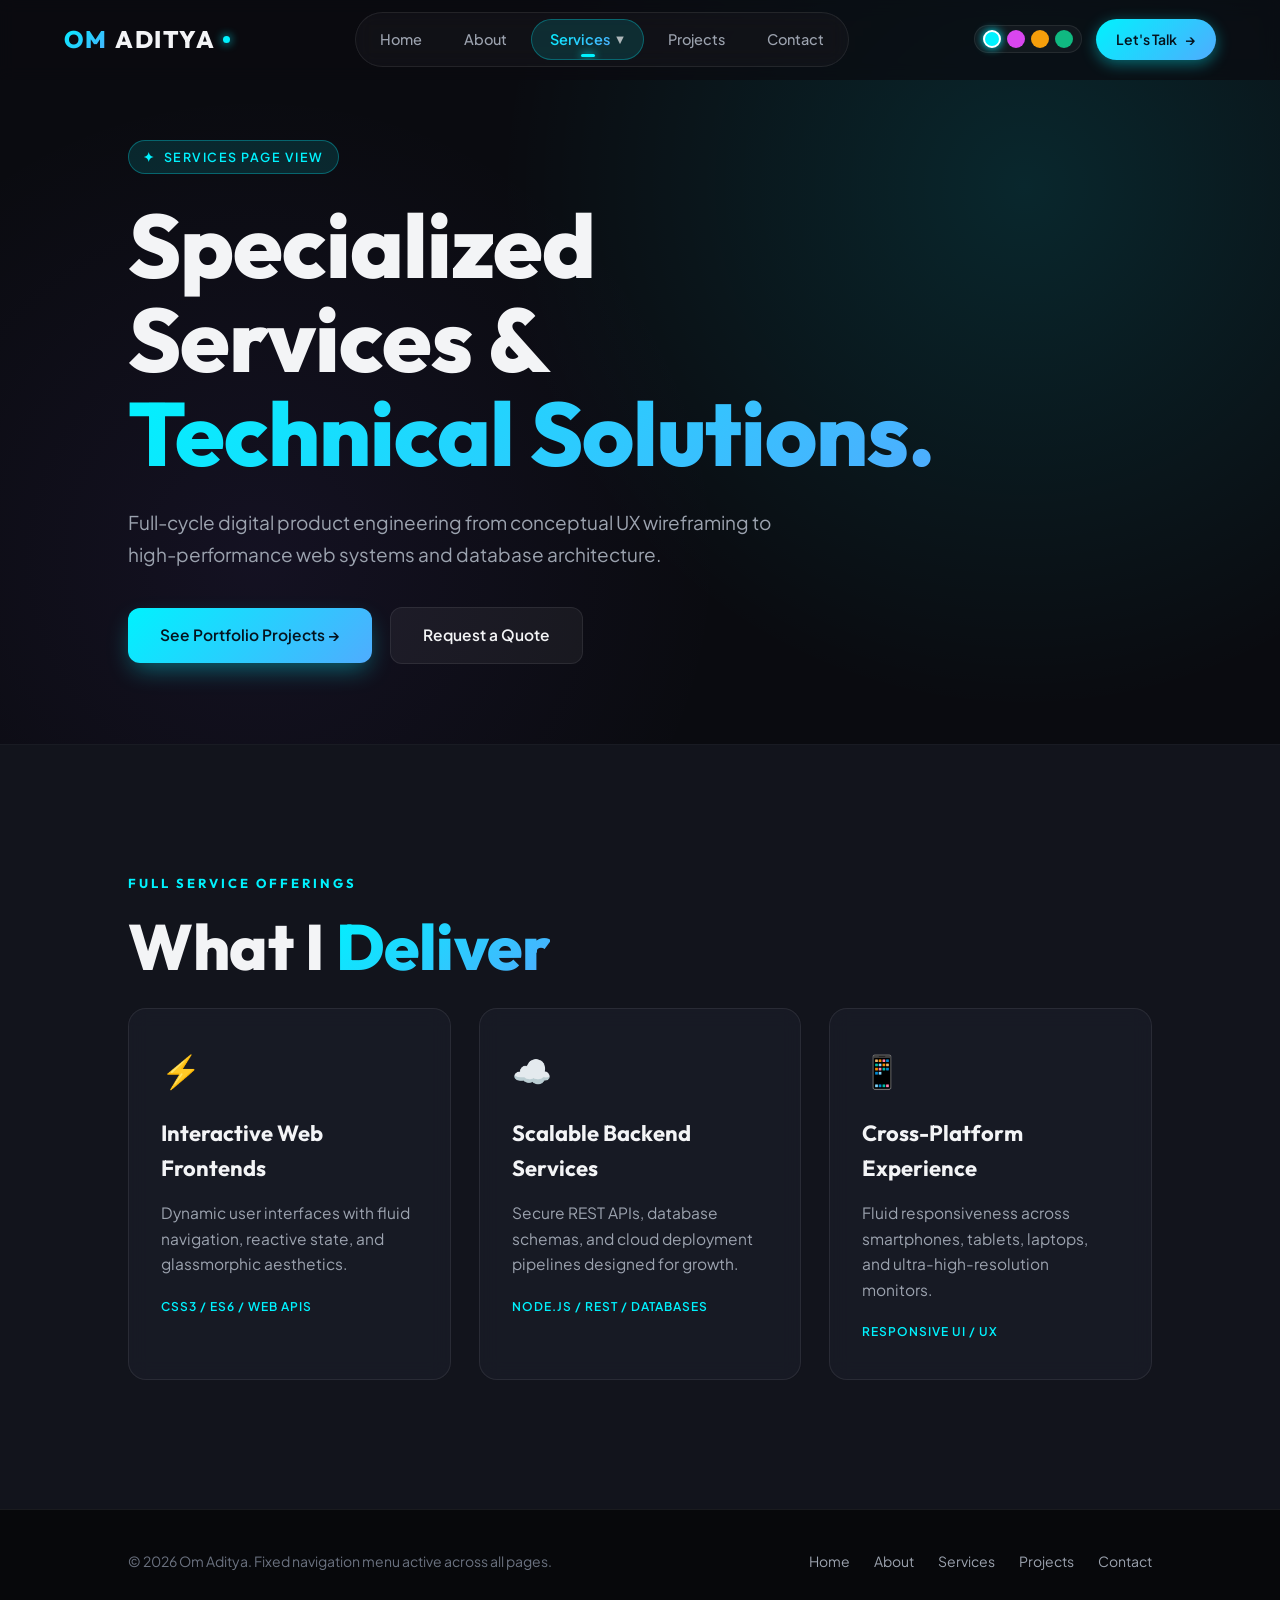
<file: services.html>
<!DOCTYPE html>
<html lang="en">
<head>
    <meta charset="UTF-8">
    <meta name="viewport" content="width=device-width, initial-scale=1.0">
    <meta name="description" content="Services and technical capabilities offered by Om Aditya.">
    <title>Services | Om Aditya Portfolio</title>
    <link rel="stylesheet" href="style.css">
</head>

<body>
    <!-- FIXED INTERACTIVE NAVIGATION MENU -->
    <header>
        <nav id="navbar" aria-label="Main Navigation">
            <div id="scrollProgress" class="scroll-progress-bar" role="progressbar" aria-label="Scroll Progress"></div>

            <a href="index.html#home" class="logo" id="navLogo">
                <span class="logo-accent">OM</span>ADITYA
                <span class="logo-dot"></span>
            </a>

            <div class="nav-container">
                <ul class="nav-links" id="primaryNav">
                    <li class="nav-item">
                        <a href="index.html#home" class="nav-link" id="link-home">
                            <span class="nav-link-text">Home</span>
                        </a>
                    </li>
                    <li class="nav-item">
                        <a href="about.html" class="nav-link" id="link-about">
                            <span class="nav-link-text">About</span>
                        </a>
                    </li>
                    <li class="nav-item has-dropdown">
                        <a href="services.html" class="nav-link active dropdown-toggle" id="link-services" aria-haspopup="true">
                            <span class="nav-link-text">Services</span>
                            <span class="dropdown-chevron">▼</span>
                        </a>
                        <div class="dropdown-menu" aria-label="Services Submenu">
                            <a href="services.html" class="dropdown-item">
                                <div class="dropdown-icon">⚡</div>
                                <div class="dropdown-text">
                                    <span class="dropdown-title">Web Development</span>
                                    <span class="dropdown-desc">Modern & responsive apps</span>
                                </div>
                            </a>
                            <a href="services.html" class="dropdown-item">
                                <div class="dropdown-icon">☁️</div>
                                <div class="dropdown-text">
                                    <span class="dropdown-title">Cloud Solutions</span>
                                    <span class="dropdown-desc">Scalable infrastructure</span>
                                </div>
                            </a>
                            <a href="services.html" class="dropdown-item">
                                <div class="dropdown-icon">🎨</div>
                                <div class="dropdown-text">
                                    <span class="dropdown-title">UI / UX Design</span>
                                    <span class="dropdown-desc">Intuitive human experiences</span>
                                </div>
                            </a>
                            <a href="services.html" class="dropdown-item">
                                <div class="dropdown-icon">📱</div>
                                <div class="dropdown-text">
                                    <span class="dropdown-title">Software Engineering</span>
                                    <span class="dropdown-desc">Robust code architectures</span>
                                </div>
                            </a>
                        </div>
                    </li>
                    <li class="nav-item">
                        <a href="projects.html" class="nav-link" id="link-projects">
                            <span class="nav-link-text">Projects</span>
                        </a>
                    </li>
                    <li class="nav-item">
                        <a href="contact.html" class="nav-link" id="link-contact">
                            <span class="nav-link-text">Contact</span>
                        </a>
                    </li>
                </ul>
            </div>

            <div class="nav-actions">
                <div class="theme-picker" title="Switch Theme Accent" aria-label="Theme Color Switcher">
                    <button class="theme-btn active" data-theme-name="cyan" title="Cyber Cyan" aria-label="Cyan theme"></button>
                    <button class="theme-btn" data-theme-name="purple" title="Cyber Purple" aria-label="Purple theme"></button>
                    <button class="theme-btn" data-theme-name="amber" title="Sunset Amber" aria-label="Amber theme"></button>
                    <button class="theme-btn" data-theme-name="emerald" title="Emerald Wave" aria-label="Emerald theme"></button>
                </div>

                <a href="contact.html" class="nav-cta-btn" id="navCta">
                    <span>Let's Talk</span> →
                </a>

                <button class="menu-btn" id="menuBtn" aria-label="Toggle navigation menu" aria-expanded="false" aria-controls="primaryNav">
                    <div class="hamburger-lines">
                        <span></span>
                        <span></span>
                        <span></span>
                    </div>
                </button>
            </div>
        </nav>
    </header>

    <main>
        <section class="hero" style="min-height: 70vh;">
            <div class="hero-content">
                <div class="badge-tag">
                    <span>✦</span> Services Page View
                </div>
                <h1>
                    Specialized Services &
                    <br>
                    <span>Technical Solutions.</span>
                </h1>
                <p>
                    Full-cycle digital product engineering from conceptual UX wireframing to high-performance web systems and database architecture.
                </p>
                <div class="hero-actions">
                    <a href="projects.html" class="btn btn-primary">See Portfolio Projects →</a>
                    <a href="contact.html" class="btn btn-secondary">Request a Quote</a>
                </div>
            </div>
        </section>

        <section class="section dark-section">
            <div class="section-content">
                <p class="section-label">FULL SERVICE OFFERINGS</p>
                <h2>What I <span>Deliver</span></h2>
                <div class="cards">
                    <div class="card">
                        <div class="card-icon">⚡</div>
                        <h3>Interactive Web Frontends</h3>
                        <p>Dynamic user interfaces with fluid navigation, reactive state, and glassmorphic aesthetics.</p>
                        <span class="card-tag">CSS3 / ES6 / Web APIs</span>
                    </div>
                    <div class="card">
                        <div class="card-icon">☁️</div>
                        <h3>Scalable Backend Services</h3>
                        <p>Secure REST APIs, database schemas, and cloud deployment pipelines designed for growth.</p>
                        <span class="card-tag">Node.js / REST / Databases</span>
                    </div>
                    <div class="card">
                        <div class="card-icon">📱</div>
                        <h3>Cross-Platform Experience</h3>
                        <p>Fluid responsiveness across smartphones, tablets, laptops, and ultra-high-resolution monitors.</p>
                        <span class="card-tag">Responsive UI / UX</span>
                    </div>
                </div>
            </div>
        </section>
    </main>

    <footer>
        <p>© 2026 Om Aditya. Fixed navigation menu active across all pages.</p>
        <ul class="footer-nav">
            <li><a href="index.html">Home</a></li>
            <li><a href="about.html">About</a></li>
            <li><a href="services.html">Services</a></li>
            <li><a href="projects.html">Projects</a></li>
            <li><a href="contact.html">Contact</a></li>
        </ul>
    </footer>

    <script src="script.js"></script>
</body>
</html>
</file>
<file: style.css>
/* ===================================================
   DESIGN SYSTEM & CSS VARIABLES
=================================================== */
@import url('https://fonts.googleapis.com/css2?family=Outfit:wght@400;500;600;700;800&family=Plus+Jakarta+Sans:wght@300;400;500;600;700&display=swap');

:root {
    /* Color Palette - Default Theme: Cyber Cyan */
    --accent-primary: #00f2fe;
    --accent-secondary: #4facfe;
    --accent-glow: rgba(0, 242, 254, 0.4);
    --accent-glow-subtle: rgba(0, 242, 254, 0.12);
    --accent-gradient: linear-gradient(135deg, #00f2fe 0%, #4facfe 100%);
    --accent-text: #05131e;

    /* Base Surfaces */
    --bg-main: #0a0b10;
    --bg-surface: #12141c;
    --bg-surface-elevated: #1a1d29;
    --bg-card: rgba(26, 29, 41, 0.7);
    --border-color: rgba(255, 255, 255, 0.08);
    --border-glow: rgba(0, 242, 254, 0.3);

    /* Text Colors */
    --text-main: #f3f4f6;
    --text-muted: #9ca3af;
    --text-dim: #6b7280;

    /* Navbar specs */
    --nav-height: 80px;
    --nav-height-scrolled: 68px;
    --nav-bg: rgba(10, 11, 16, 0.7);
    --nav-bg-scrolled: rgba(12, 14, 21, 0.88);
    --nav-blur: 16px;

    /* Transitions */
    --transition-fast: 0.2s cubic-bezier(0.4, 0, 0.2, 1);
    --transition-normal: 0.35s cubic-bezier(0.4, 0, 0.2, 1);
    --transition-bounce: 0.5s cubic-bezier(0.34, 1.56, 0.64, 1);
}

/* Theme presets: Cyber Purple */
[data-theme="purple"] {
    --accent-primary: #d946ef;
    --accent-secondary: #8b5cf6;
    --accent-glow: rgba(217, 70, 239, 0.4);
    --accent-glow-subtle: rgba(217, 70, 239, 0.12);
    --accent-gradient: linear-gradient(135deg, #d946ef 0%, #8b5cf6 100%);
    --accent-text: #ffffff;
    --border-glow: rgba(217, 70, 239, 0.3);
}

/* Theme presets: Sunset Amber */
[data-theme="amber"] {
    --accent-primary: #f59e0b;
    --accent-secondary: #ef4444;
    --accent-glow: rgba(245, 158, 11, 0.4);
    --accent-glow-subtle: rgba(245, 158, 11, 0.12);
    --accent-gradient: linear-gradient(135deg, #f59e0b 0%, #ef4444 100%);
    --accent-text: #1a1005;
    --border-glow: rgba(245, 158, 11, 0.3);
}

/* Theme presets: Emerald Glow */
[data-theme="emerald"] {
    --accent-primary: #10b981;
    --accent-secondary: #06b6d4;
    --accent-glow: rgba(16, 185, 129, 0.4);
    --accent-glow-subtle: rgba(16, 185, 129, 0.12);
    --accent-gradient: linear-gradient(135deg, #10b981 0%, #06b6d4 100%);
    --accent-text: #051c14;
    --border-glow: rgba(16, 185, 129, 0.3);
}

/* ===================================================
   GLOBAL BASE STYLES
=================================================== */
* {
    margin: 0;
    padding: 0;
    box-sizing: border-box;
}

html {
    scroll-behavior: smooth;
    scroll-padding-top: 85px; /* Offset for fixed navigation */
}

body {
    font-family: 'Plus Jakarta Sans', -apple-system, BlinkMacSystemFont, 'Segoe UI', Roboto, sans-serif;
    background-color: var(--bg-main);
    color: var(--text-main);
    line-height: 1.6;
    overflow-x: hidden;
    position: relative;
    min-height: 100vh;
}

/* Background Ambient Lighting */
body::before {
    content: '';
    position: fixed;
    top: -20%;
    left: 20%;
    width: 60vw;
    height: 60vh;
    background: radial-gradient(circle, var(--accent-glow-subtle) 0%, transparent 70%);
    pointer-events: none;
    z-index: 0;
    transition: background var(--transition-normal);
}

/* ===================================================
   FIXED INTERACTIVE NAVIGATION MENU
=================================================== */
#navbar {
    position: fixed;
    top: 0;
    left: 0;
    width: 100%;
    height: var(--nav-height);
    display: flex;
    align-items: center;
    justify-content: space-between;
    padding: 0 5%;
    background: var(--nav-bg);
    backdrop-filter: blur(8px);
    -webkit-backdrop-filter: blur(8px);
    border-bottom: 1px solid transparent;
    z-index: 1000;
    transition: height var(--transition-normal), 
                background var(--transition-normal), 
                border-color var(--transition-normal), 
                box-shadow var(--transition-normal),
                padding var(--transition-normal);
}

/* Navbar Scrolled State - Dynamic Color & Glassmorphism Change */
#navbar.scrolled {
    height: var(--nav-height-scrolled);
    background: var(--nav-bg-scrolled);
    backdrop-filter: blur(var(--nav-blur));
    -webkit-backdrop-filter: blur(var(--nav-blur));
    border-bottom: 1px solid var(--border-glow);
    box-shadow: 0 10px 30px -10px rgba(0, 0, 0, 0.7),
                0 0 20px -5px var(--accent-glow-subtle);
    padding: 0 6%;
}

/* Scroll Progress Bar at the bottom of the fixed navigation */
.scroll-progress-bar {
    position: absolute;
    bottom: 0;
    left: 0;
    height: 2.5px;
    width: 0%;
    background: var(--accent-gradient);
    box-shadow: 0 0 10px var(--accent-primary);
    transition: width 0.1s linear, background var(--transition-normal);
    z-index: 1001;
}

/* Brand Logo */
.logo {
    display: flex;
    align-items: center;
    gap: 8px;
    text-decoration: none;
    font-family: 'Outfit', sans-serif;
    font-size: 24px;
    font-weight: 800;
    letter-spacing: 1.5px;
    color: var(--text-main);
    position: relative;
    cursor: pointer;
    transition: transform var(--transition-fast);
}

.logo:hover {
    transform: scale(1.02);
}

.logo-accent {
    background: var(--accent-gradient);
    -webkit-background-clip: text;
    -webkit-text-fill-color: transparent;
    font-weight: 800;
    transition: background var(--transition-normal);
}

.logo-dot {
    width: 7px;
    height: 7px;
    border-radius: 50%;
    background: var(--accent-primary);
    box-shadow: 0 0 10px var(--accent-primary);
    display: inline-block;
    animation: pulseGlow 2s infinite ease-in-out;
}

@keyframes pulseGlow {
    0%, 100% { transform: scale(1); opacity: 0.9; }
    50% { transform: scale(1.3); opacity: 1; box-shadow: 0 0 15px var(--accent-primary); }
}

/* Navigation Links Container */
.nav-container {
    display: flex;
    align-items: center;
    gap: 20px;
}

.nav-links {
    display: flex;
    align-items: center;
    list-style: none;
    gap: 6px;
    margin: 0;
    padding: 6px;
    background: rgba(255, 255, 255, 0.03);
    border: 1px solid var(--border-color);
    border-radius: 50px;
    backdrop-filter: blur(10px);
    transition: border-color var(--transition-normal), background var(--transition-normal);
}

#navbar.scrolled .nav-links {
    background: rgba(18, 20, 28, 0.6);
    border-color: rgba(255, 255, 255, 0.06);
}

/* Navigation Link Items */
.nav-item {
    position: relative;
}

.nav-link {
    display: flex;
    align-items: center;
    gap: 6px;
    padding: 8px 18px;
    font-size: 14.5px;
    font-weight: 500;
    color: var(--text-muted);
    text-decoration: none;
    border-radius: 30px;
    position: relative;
    overflow: hidden;
    white-space: nowrap;
    transition: color var(--transition-fast), background var(--transition-fast), transform var(--transition-fast);
}

/* Interactive Hover State on Menu Items */
.nav-link:hover {
    color: var(--text-main);
    background: rgba(255, 255, 255, 0.08);
    transform: translateY(-1px);
}

.nav-link:hover .nav-link-text {
    color: var(--accent-primary);
    text-shadow: 0 0 12px var(--accent-glow);
}

/* Active Menu Item (Scrollspy & Page Indicator) */
.nav-link.active {
    color: var(--text-main);
    background: var(--accent-glow-subtle);
    font-weight: 600;
    border: 1px solid var(--border-glow);
}

.nav-link.active .nav-link-text {
    background: var(--accent-gradient);
    -webkit-background-clip: text;
    -webkit-text-fill-color: transparent;
}

.nav-link.active::after {
    content: '';
    position: absolute;
    bottom: 2px;
    left: 50%;
    transform: translateX(-50%);
    width: 14px;
    height: 3px;
    border-radius: 4px;
    background: var(--accent-primary);
    box-shadow: 0 0 8px var(--accent-primary);
}

/* Animated sliding underline indicator on hover */
.nav-link::before {
    content: '';
    position: absolute;
    bottom: 0;
    left: 15%;
    width: 0%;
    height: 2px;
    background: var(--accent-gradient);
    transition: width var(--transition-fast) ease-in-out;
    border-radius: 2px;
}

.nav-link:hover::before {
    width: 70%;
}

.nav-link.active::before {
    display: none;
}

/* Arrow indicator for dropdown items */
.dropdown-chevron {
    font-size: 10px;
    transition: transform var(--transition-normal);
    opacity: 0.7;
}

.nav-item.has-dropdown:hover .dropdown-chevron {
    transform: rotate(180deg);
    opacity: 1;
    color: var(--accent-primary);
}

/* ===================================================
   INTERACTIVE DROPDOWN MENU
=================================================== */
.dropdown-menu {
    position: absolute;
    top: calc(100% + 14px);
    left: 50%;
    transform: translateX(-50%) translateY(10px) scale(0.96);
    min-width: 250px;
    background: var(--bg-surface-elevated);
    border: 1px solid var(--border-color);
    border-radius: 16px;
    padding: 10px;
    box-shadow: 0 20px 40px -15px rgba(0, 0, 0, 0.8),
                0 0 25px -5px var(--accent-glow-subtle);
    backdrop-filter: blur(20px);
    opacity: 0;
    visibility: hidden;
    pointer-events: none;
    transition: opacity var(--transition-normal), 
                transform var(--transition-normal), 
                visibility var(--transition-normal),
                border-color var(--transition-normal);
    z-index: 1050;
}

/* Invisible bridge so mouse hover doesn't break between link and dropdown */
.dropdown-menu::before {
    content: '';
    position: absolute;
    top: -15px;
    left: 0;
    width: 100%;
    height: 15px;
}

.nav-item.has-dropdown:hover .dropdown-menu,
.nav-item.has-dropdown:focus-within .dropdown-menu {
    opacity: 1;
    visibility: visible;
    pointer-events: auto;
    transform: translateX(-50%) translateY(0) scale(1);
    border-color: var(--border-glow);
}

.dropdown-item {
    display: flex;
    align-items: center;
    gap: 12px;
    padding: 10px 14px;
    border-radius: 10px;
    color: var(--text-muted);
    text-decoration: none;
    font-size: 13.5px;
    transition: all var(--transition-fast);
}

.dropdown-item:hover {
    color: var(--text-main);
    background: rgba(255, 255, 255, 0.06);
    transform: translateX(4px);
}

.dropdown-icon {
    display: flex;
    align-items: center;
    justify-content: center;
    width: 32px;
    height: 32px;
    border-radius: 8px;
    background: rgba(255, 255, 255, 0.04);
    font-size: 14px;
    border: 1px solid var(--border-color);
    transition: all var(--transition-fast);
}

.dropdown-item:hover .dropdown-icon {
    background: var(--accent-glow-subtle);
    border-color: var(--border-glow);
    color: var(--accent-primary);
    transform: scale(1.08);
}

.dropdown-text {
    display: flex;
    flex-direction: column;
}

.dropdown-title {
    font-weight: 600;
    color: var(--text-main);
}

.dropdown-desc {
    font-size: 11.5px;
    color: var(--text-dim);
}

/* ===================================================
   NAVBAR CONTROLS & THEME SWITCHER
=================================================== */
.nav-actions {
    display: flex;
    align-items: center;
    gap: 14px;
}

/* Theme Accent Switcher Widget */
.theme-picker {
    display: flex;
    align-items: center;
    gap: 6px;
    padding: 4px 8px;
    background: rgba(255, 255, 255, 0.04);
    border: 1px solid var(--border-color);
    border-radius: 30px;
    position: relative;
}

.theme-btn {
    width: 18px;
    height: 18px;
    border-radius: 50%;
    border: 2px solid transparent;
    cursor: pointer;
    transition: transform var(--transition-fast), border-color var(--transition-fast);
    outline: none;
    position: relative;
}

.theme-btn:hover {
    transform: scale(1.2);
}

.theme-btn.active {
    border-color: #ffffff;
    box-shadow: 0 0 10px currentColor;
}

.theme-btn[data-theme-name="cyan"] {
    background: #00f2fe;
    color: #00f2fe;
}

.theme-btn[data-theme-name="purple"] {
    background: #d946ef;
    color: #d946ef;
}

.theme-btn[data-theme-name="amber"] {
    background: #f59e0b;
    color: #f59e0b;
}

.theme-btn[data-theme-name="emerald"] {
    background: #10b981;
    color: #10b981;
}

/* Navbar CTA Button */
.nav-cta-btn {
    display: inline-flex;
    align-items: center;
    gap: 8px;
    padding: 9px 20px;
    font-size: 14px;
    font-weight: 600;
    text-decoration: none;
    border-radius: 30px;
    background: var(--accent-gradient);
    color: var(--accent-text);
    box-shadow: 0 4px 15px var(--accent-glow);
    transition: transform var(--transition-fast), box-shadow var(--transition-fast);
    white-space: nowrap;
}

.nav-cta-btn:hover {
    transform: translateY(-2px);
    box-shadow: 0 8px 25px var(--accent-glow);
}

/* Mobile Hamburger Menu Button */
.menu-btn {
    display: none;
    width: 42px;
    height: 42px;
    border-radius: 10px;
    background: rgba(255, 255, 255, 0.04);
    border: 1px solid var(--border-color);
    cursor: pointer;
    position: relative;
    justify-content: center;
    align-items: center;
    transition: background var(--transition-fast), border-color var(--transition-fast);
}

.menu-btn:hover {
    background: rgba(255, 255, 255, 0.08);
    border-color: var(--border-glow);
}

.hamburger-lines {
    width: 20px;
    height: 14px;
    display: flex;
    flex-direction: column;
    justify-content: space-between;
    position: relative;
}

.hamburger-lines span {
    display: block;
    width: 100%;
    height: 2px;
    background: var(--text-main);
    border-radius: 2px;
    transition: all var(--transition-normal);
}

.menu-btn.open .hamburger-lines span:nth-child(1) {
    transform: translateY(6px) rotate(45deg);
    background: var(--accent-primary);
}

.menu-btn.open .hamburger-lines span:nth-child(2) {
    opacity: 0;
    transform: translateX(-10px);
}

.menu-btn.open .hamburger-lines span:nth-child(3) {
    transform: translateY(-6px) rotate(-45deg);
    background: var(--accent-primary);
}

/* ===================================================
   HERO SECTION
=================================================== */
.hero {
    min-height: 100vh;
    display: flex;
    align-items: center;
    padding: 140px 10% 80px;
    position: relative;
    background:
        radial-gradient(circle at 80% 25%, var(--accent-glow-subtle), transparent 45%),
        radial-gradient(circle at 20% 75%, rgba(139, 92, 246, 0.08), transparent 40%),
        var(--bg-main);
    z-index: 1;
}

.hero-content {
    max-width: 820px;
}

.badge-tag {
    display: inline-flex;
    align-items: center;
    gap: 8px;
    padding: 6px 14px;
    border-radius: 30px;
    background: var(--accent-glow-subtle);
    border: 1px solid var(--border-glow);
    color: var(--accent-primary);
    font-size: 12.5px;
    font-weight: 600;
    letter-spacing: 1.5px;
    margin-bottom: 24px;
    text-transform: uppercase;
}

.hero h1 {
    font-family: 'Outfit', sans-serif;
    font-size: clamp(48px, 7vw, 92px);
    font-weight: 800;
    line-height: 1.05;
    margin-bottom: 26px;
    letter-spacing: -1px;
}

.hero h1 span,
.section h2 span {
    background: var(--accent-gradient);
    -webkit-background-clip: text;
    -webkit-text-fill-color: transparent;
}

.hero p {
    font-size: 19px;
    color: var(--text-muted);
    max-width: 680px;
    margin-bottom: 36px;
    line-height: 1.7;
}

.hero-actions {
    display: flex;
    align-items: center;
    gap: 18px;
    flex-wrap: wrap;
}

/* Buttons */
.btn {
    display: inline-flex;
    align-items: center;
    gap: 8px;
    padding: 15px 32px;
    font-size: 15.5px;
    font-weight: 600;
    border-radius: 12px;
    text-decoration: none;
    transition: all var(--transition-normal);
    cursor: pointer;
}

.btn-primary {
    background: var(--accent-gradient);
    color: var(--accent-text);
    box-shadow: 0 10px 25px -5px var(--accent-glow);
}

.btn-primary:hover {
    transform: translateY(-3px);
    box-shadow: 0 15px 35px -5px var(--accent-glow);
}

.btn-secondary {
    background: rgba(255, 255, 255, 0.05);
    color: var(--text-main);
    border: 1px solid var(--border-color);
}

.btn-secondary:hover {
    background: rgba(255, 255, 255, 0.1);
    border-color: var(--border-glow);
    transform: translateY(-3px);
}

/* Interactive Navigation Demo Helper Box */
.nav-feature-highlight {
    margin-top: 45px;
    padding: 18px 24px;
    background: rgba(255, 255, 255, 0.02);
    border: 1px dashed var(--border-glow);
    border-radius: 14px;
    display: inline-flex;
    align-items: center;
    gap: 15px;
    color: var(--text-muted);
    font-size: 14px;
}

.nav-feature-highlight .icon {
    font-size: 20px;
    color: var(--accent-primary);
}

/* ===================================================
   SECTIONS & LAYOUT
=================================================== */
.section {
    min-height: 85vh;
    padding: 120px 10%;
    display: flex;
    align-items: center;
    position: relative;
    border-top: 1px solid rgba(255, 255, 255, 0.03);
}

.dark-section {
    background: var(--bg-surface);
}

.section-content {
    width: 100%;
    max-width: 1140px;
    margin: auto;
}

.section-label {
    font-family: 'Outfit', sans-serif;
    color: var(--accent-primary);
    font-size: 13px;
    font-weight: 700;
    letter-spacing: 3px;
    margin-bottom: 16px;
    text-transform: uppercase;
}

.section h2 {
    font-family: 'Outfit', sans-serif;
    font-size: clamp(36px, 5vw, 64px);
    font-weight: 800;
    line-height: 1.15;
    margin-bottom: 24px;
    letter-spacing: -0.5px;
}

.section-desc {
    max-width: 720px;
    color: var(--text-muted);
    font-size: 18px;
    line-height: 1.7;
    margin-bottom: 45px;
}

/* ===================================================
   CARDS & GRIDS
=================================================== */
.cards {
    display: grid;
    grid-template-columns: repeat(auto-fit, minmax(320px, 1fr));
    gap: 28px;
    margin-top: 20px;
}

.card {
    padding: 36px 32px;
    background: var(--bg-card);
    border: 1px solid var(--border-color);
    border-radius: 18px;
    backdrop-filter: blur(10px);
    position: relative;
    overflow: hidden;
    transition: transform var(--transition-normal), 
                border-color var(--transition-normal), 
                box-shadow var(--transition-normal);
}

.card::before {
    content: '';
    position: absolute;
    top: 0;
    left: 0;
    width: 100%;
    height: 3px;
    background: var(--accent-gradient);
    opacity: 0;
    transition: opacity var(--transition-normal);
}

.card:hover {
    transform: translateY(-8px);
    border-color: var(--border-glow);
    box-shadow: 0 20px 40px -15px rgba(0, 0, 0, 0.7),
                0 0 25px -10px var(--accent-glow-subtle);
}

.card:hover::before {
    opacity: 1;
}

.card-icon {
    font-size: 32px;
    margin-bottom: 20px;
    display: inline-block;
    color: var(--accent-primary);
}

.card h3 {
    font-family: 'Outfit', sans-serif;
    font-size: 22px;
    font-weight: 700;
    margin-bottom: 14px;
    color: var(--text-main);
}

.card p {
    color: var(--text-muted);
    font-size: 15.5px;
    line-height: 1.65;
}

.card-tag {
    display: inline-block;
    margin-top: 20px;
    font-size: 12px;
    font-weight: 600;
    color: var(--accent-primary);
    text-transform: uppercase;
    letter-spacing: 1px;
}

/* ===================================================
   CONTACT & FORM STYLING
=================================================== */
.contact-container {
    display: grid;
    grid-template-columns: 1fr 1fr;
    gap: 50px;
    align-items: center;
}

.contact-info-list {
    list-style: none;
    display: flex;
    flex-direction: column;
    gap: 20px;
    margin-top: 30px;
}

.contact-info-item {
    display: flex;
    align-items: center;
    gap: 16px;
    color: var(--text-muted);
    font-size: 16px;
}

.contact-info-icon {
    width: 44px;
    height: 44px;
    border-radius: 12px;
    background: rgba(255, 255, 255, 0.04);
    border: 1px solid var(--border-color);
    display: flex;
    align-items: center;
    justify-content: center;
    color: var(--accent-primary);
    font-size: 18px;
}

.contact-form {
    background: var(--bg-card);
    border: 1px solid var(--border-color);
    padding: 40px;
    border-radius: 20px;
    display: flex;
    flex-direction: column;
    gap: 20px;
}

.form-group {
    display: flex;
    flex-direction: column;
    gap: 8px;
}

.form-group label {
    font-size: 14px;
    font-weight: 500;
    color: var(--text-muted);
}

.form-group input,
.form-group textarea {
    padding: 14px 18px;
    background: rgba(10, 11, 16, 0.6);
    border: 1px solid var(--border-color);
    border-radius: 10px;
    color: var(--text-main);
    font-family: inherit;
    font-size: 15px;
    transition: border-color var(--transition-fast), box-shadow var(--transition-fast);
    outline: none;
}

.form-group input:focus,
.form-group textarea:focus {
    border-color: var(--accent-primary);
    box-shadow: 0 0 0 3px var(--accent-glow-subtle);
}

/* ===================================================
   FOOTER
=================================================== */
footer {
    padding: 40px 10%;
    background: #07080b;
    border-top: 1px solid var(--border-color);
    display: flex;
    align-items: center;
    justify-content: space-between;
    flex-wrap: wrap;
    gap: 20px;
    font-size: 14px;
    color: var(--text-dim);
}

.footer-nav {
    display: flex;
    gap: 24px;
    list-style: none;
}

.footer-nav a {
    color: var(--text-muted);
    text-decoration: none;
    transition: color var(--transition-fast);
}

.footer-nav a:hover {
    color: var(--accent-primary);
}

/* ===================================================
   RESPONSIVE DESIGN & MOBILE MENU
=================================================== */
@media (max-width: 992px) {
    #navbar {
        padding: 0 5%;
    }

    .contact-container {
        grid-template-columns: 1fr;
    }
}

@media (max-width: 860px) {
    .menu-btn {
        display: flex;
    }

    .nav-links {
        position: fixed;
        top: var(--nav-height);
        left: 0;
        width: 100%;
        background: rgba(12, 14, 21, 0.98);
        backdrop-filter: blur(24px);
        -webkit-backdrop-filter: blur(24px);
        border: none;
        border-bottom: 1px solid var(--border-glow);
        border-radius: 0;
        flex-direction: column;
        align-items: stretch;
        gap: 8px;
        padding: 24px 7% 32px;
        box-shadow: 0 20px 40px rgba(0, 0, 0, 0.8);
        transform: translateY(-120%);
        opacity: 0;
        visibility: hidden;
        transition: transform 0.4s cubic-bezier(0.16, 1, 0.3, 1), 
                    opacity 0.3s ease, 
                    visibility 0.4s ease;
        z-index: 999;
    }

    #navbar.scrolled .nav-links {
        top: var(--nav-height-scrolled);
        background: rgba(12, 14, 21, 0.98);
    }

    .nav-links.active {
        transform: translateY(0);
        opacity: 1;
        visibility: visible;
    }

    .nav-item {
        width: 100%;
    }

    .nav-link {
        padding: 14px 20px;
        font-size: 16px;
        width: 100%;
        border-radius: 12px;
        justify-content: space-between;
    }

    .nav-link::before {
        display: none;
    }

    /* Dropdown inside mobile drawer */
    .dropdown-menu {
        position: static;
        transform: none;
        box-shadow: none;
        background: rgba(255, 255, 255, 0.03);
        border: 1px solid rgba(255, 255, 255, 0.05);
        margin: 6px 0 10px 10px;
        display: none;
        opacity: 1;
        visibility: visible;
        pointer-events: auto;
    }

    .nav-item.has-dropdown.mobile-open .dropdown-menu {
        display: flex;
        flex-direction: column;
    }

    .dropdown-item {
        padding: 12px;
    }

    .nav-cta-btn {
        display: none; /* In mobile, can be placed inside nav-links drawer */
    }
}

@media (max-width: 480px) {
    .hero h1 {
        font-size: 42px;
    }

    .hero p {
        font-size: 16px;
    }

    .section {
        padding: 90px 6%;
    }

    .contact-form {
        padding: 24px;
    }
}
</file>
